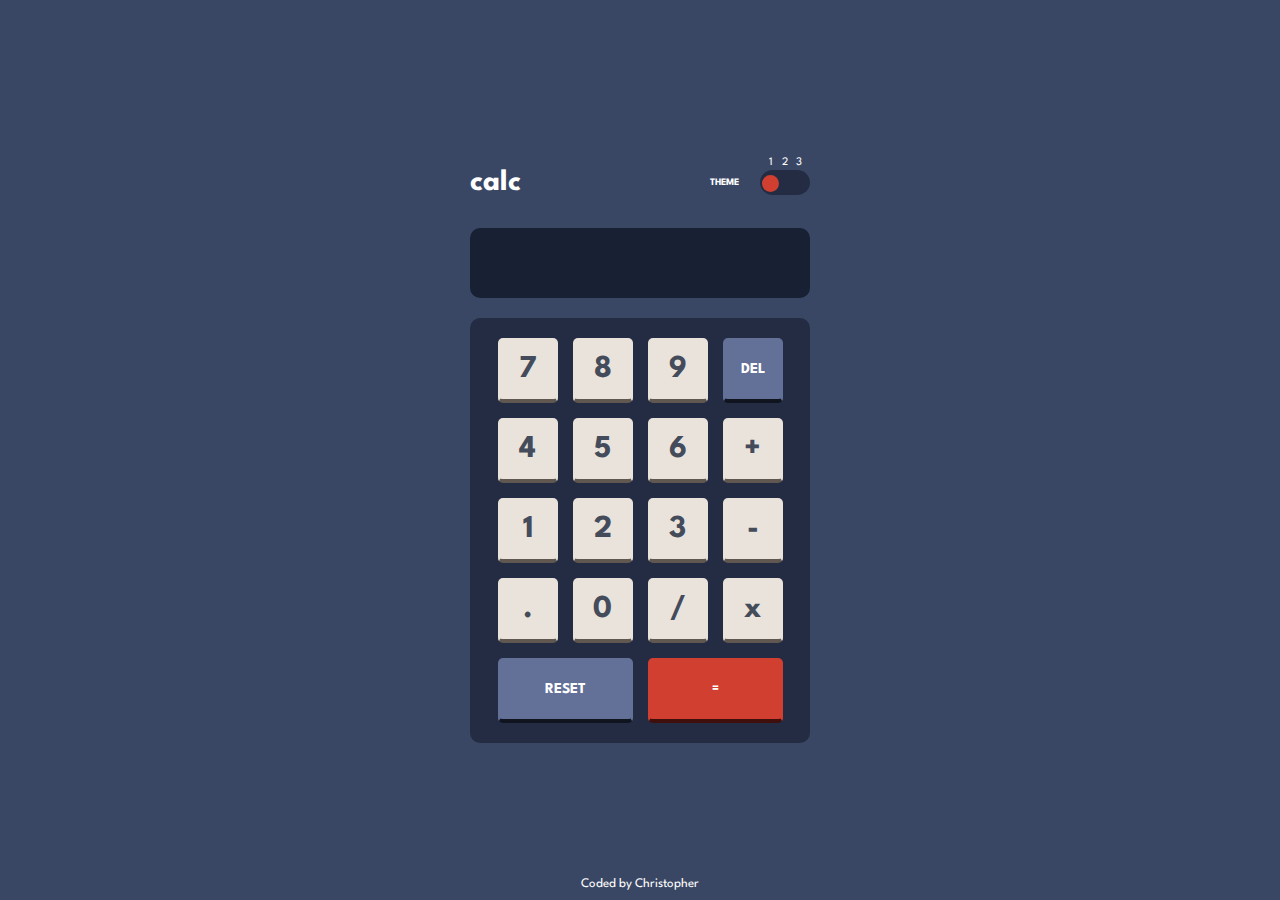
<file: index.html>
<!DOCTYPE html>
<html lang="en">
<head>
  <meta charset="UTF-8">
  <meta name="viewport" content="width=device-width, initial-scale=1.0"> <!-- displays site properly based on user's device -->

  <link rel="icon" type="image/png" sizes="32x32" href="./images/favicon-32x32.png">
  <link rel="preconnect" href="https://fonts.googleapis.com">
  <link rel="preconnect" href="https://fonts.gstatic.com" crossorigin>
  <link href="https://fonts.googleapis.com/css2?family=League+Spartan:wght@700&display=swap" rel="stylesheet">
  <link rel="stylesheet" href="./index.css">
  <script src="./index.js" defer></script>

  <title>Frontend Mentor | Calculator app</title>
</head>
<body class="theme-1">
  <main class="main">
    <div class="calc-header">
      <span class="calc-title">calc</span>
      <div class="toggle-container">
        <input type="checkbox" name="toggle-1" id="toggle-1">
        <label for="toggle-1">1</label>
        <input type="checkbox" name="toggle-2" id="toggle-2">
        <label for="toggle-2">2</label>
        <input type="checkbox" name="toggle-3" id="toggle-3">
        <label for="toggle-3">3</label>
      </div>
    </div>
    <div class="calc-screen">
      <input type="number" name="num" id="num" disabled class="screen" onKeyDown="return false">
      <label for="num" class="number-formatted-wrapper"></label>
    </div>
    <div class="buttons">
      <button class="btn btn-sm btn-number btn-common" data-number="7">7</button>
      <button class="btn btn-sm btn-number btn-common" data-number="8">8</button>
      <button class="btn btn-sm btn-number btn-common" data-number="9">9</button>
      <button class="btn btn-sm btn-operator btn-del">DEL</button>
  
      <button class="btn btn-sm btn-number btn-common" data-number="4">4</button>
      <button class="btn btn-sm btn-number btn-common" data-number="5">5</button>
      <button class="btn btn-sm btn-number btn-common" data-number="6">6</button>
      <button class="btn btn-sm btn-common btn-operation" data-operation="+">+</button>
  
      <button class="btn btn-sm btn-number btn-common" data-number="1">1</button>
      <button class="btn btn-sm btn-number btn-common" data-number="2">2</button>
      <button class="btn btn-sm btn-number btn-common" data-number="3">3</button>
      <button class="btn btn-sm btn-common btn-operation" data-operation="-">-</button>
  
      <button class="btn btn-sm btn-common btn-dot">.</button>
      <button class="btn btn-sm btn-number btn-common" data-number="0">0</button>
      <button class="btn btn-sm btn-common btn-operation" data-operation="/">/</button>
      <button class="btn btn-sm btn-common btn-operation" data-operation="*">x</button>
  
      <button class="btn btn-lg btn-operator btn-reset">RESET</button>
      <button class="btn btn-lg btn-equals">=</button>
    </div>
  </main>
  <footer class="attribution">
    <a target="_blank" href="https://www.instagram.com/christopheriilajom">Coded by Christopher</a>
  </footer>
</body>
</html>
</file>
<file: index.css>
:root {
    --ff-league: 'League Spartan', sans-serif;
    --number-size: 32px;

    /* Theme 1 - BG */
    --t1-main-bg: hsl(222, 26%, 31%);
    --t1-keypad-bg: hsl(223, 31%, 20%);
    --t1-screen-bg: hsl(224, 36%, 15%);

    /* Theme 1 - Keys */
    --t1-key-bg: hsl(225, 21%, 49%);
    --t1-key-shadow: hsl(224, 28%, 35%);

    --t1-red-toggle: hsl(6, 63%, 50%);
    --t1-dark-red-shadow: hsl(6, 70%, 34%);

    --t1-light-gray-bg: hsl(30, 25%, 89%); /* Light grayish orange (key background) */
    --t1-grayish-orange-shadow: hsl(28, 16%, 65%); /*(key shadow)*/

    /* Theme 1 - Text */
    --t1-very-dark-grayish-blue: hsl(221, 14%, 31%);
    --t1-white: hsl(0, 0, 100%);


    /* Theme 2 - BG */
    --t2-main-bg: hsl(0, 0%, 90%);
    --t2-keypad-bg: hsl(0, 5%, 81%);
    --t2-screen-bg: hsl(0, 0%, 93%);

    /* Theme 2 - Keys */
    --t2-key-bg: hsl(185, 42%, 37%);
    --t2-key-shadow: hsl(185, 58%, 25%);

    --t2-red-toggle: hsl(25, 98%, 40%);
    --t2-dark-red-shadow: hsl(25, 99%, 27%);

    --t2-light-gray-bg: hsl(45, 7%, 89%); /* Light grayish orange (key background) */
    --t2-grayish-orange-shadow: hsl(35, 11%, 61%); /*(key shadow)*/

    /* Theme 2 - Text */
    --t2-very-dark-grayish-blue: hsl(60, 10%, 19%);
    --t2-white: hsl(0, 0, 100%);

    /* Theme 3 - BG */
    --t3-main-bg: hsl(268, 75%, 9%);
    --t3-keypad-bg: hsl(268, 71%, 12%);
    --t3-screen-bg: hsl(268, 71%, 12%);

    /* Theme 3 - Keys */
    --t3-key-bg: hsl(281, 89%, 26%);
    --t3-key-shadow: hsl(285, 91%, 52%);

    --t3-red-toggle: hsl(176, 100%, 44%);
    --t3-dark-red-shadow: hsl(177, 92%, 70%);

    --t3-light-gray-bg: hsl(268, 47%, 21%); /* Light grayish orange (key background) */
    --t3-grayish-orange-shadow: hsl(290, 70%, 36%); /*(key shadow)*/

    /* Theme 3 - Text */
    --t3-very-dark-grayish-blue: hsl(198, 20%, 13%);
    --t3-light-yellow: hsl(52, 100%, 62%);
    --t3-white: hsl(0, 0, 100%);
}

html {
    font-size: 62.5%;
}

*, *::after, *::before {
    box-sizing: border-box;
    margin: 0;
    padding: 0;
    font-family: var(--ff-league);
}

* {
    transition: color .5s;
}

body {
    transition: background-color .5s;
    height: 100vh;
    width: 100vw;
    display: grid;
    place-items: center;
}

/* Body Theme */

.theme-1 {
    background-color: var(--t1-main-bg);
}

/* .theme-1 .keypad-bg {
    background-color: var(--t1-keypad-bg);
}

.theme-1 .screen-bg {
    background-color: var(--t1-screen-bg);
} */

.theme-2 {
    background-color: var(--t2-main-bg);
}

/* .theme-2 .keypad-bg {
    background-color: var(--t2-keypad-bg);
}

.theme-2 .screen-bg {
    background-color: var(--t2-screen-bg);
} */

.theme-3 {
    background-color: var(--t3-main-bg);
}
/* 
.theme-3 .keypad-bg {
    background-color: var(--t3-keypad-bg);
}

.theme-3 .screen-bg {
    background-color: var(--t3-screen-bg);
} */

/* Buttons */

.btn {
    outline: none;
    border-radius: 5px;
    border-color: transparent;
    width: 100%;
    font-size: var(--number-size);
    padding: 1.5rem 0;
    cursor: pointer;
    border-bottom-width: 4px;
    font-weight: 700;
}

.btn:hover {
    transition: background-color .5s, opacity .5s;
}

.btn-operator {
    font-size: 1.5rem;
}

.btn-equals {
    font-size: 1.35rem;
}

body.theme-1 .btn-common {
    background-color: var(--t1-light-gray-bg);
    border-bottom-color: var(--t1-grayish-orange-shadow);
    color: var(--t1-very-dark-grayish-blue);
}

body.theme-1 .btn-common:hover {
    background-color: white;
}

body.theme-1 .btn-operator {
    border-bottom-color: var(--t1-key-shadow);
    background-color: var(--t1-key-bg);
    color: white;
}

body.theme-1 .btn-operator:hover {
    background-color: hsl(224deg 52% 76%);
}

body.theme-1 .btn-equals {
    border-bottom-color: var(--t1-dark-red-shadow);
    background-color: var(--t1-red-toggle);
    color: white;
}

body.theme-1 .btn-equals:hover {
    background-color: hsl(6deg 93% 67%);
}

body.theme-2 .btn-common {
    background-color: var(--t2-light-gray-bg);
    border-bottom-color: var(--t2-grayish-orange-shadow);
    color: var(--t2-very-dark-grayish-blue);
}

body.theme-2 .btn-common:hover {
    background-color: white;
}

body.theme-2 .btn-operator {
    border-bottom-color: var(--t2-key-shadow);
    background-color: var(--t2-key-bg);
    color: white;
}

body.theme-2 .btn-operator:hover {
    border-bottom-color: hsl(185deg 41% 56%);
}

body.theme-2 .btn-equals {
    border-bottom-color: var(--t2-dark-red-shadow);
    background-color: var(--t2-red-toggle);
    color: white;
}

body.theme-2 .btn-equals:hover {
    background-color: hsl(25deg 100% 61%);
}

body.theme-3 .btn-common {
    background-color: var(--t3-light-gray-bg);
    border-bottom-color: var(--t3-grayish-orange-shadow);
    color: var(--t3-light-yellow);
}

body.theme-3 .btn-common:hover {
    background-color: hsl(268deg 54% 44%);
}

body.theme-3 .btn-operator {
    border-bottom-color: var(--t3-key-shadow);
    background-color: var(--t3-key-bg);
    color: white;
}

body.theme-3 .btn-operator:hover {
    background-color: hsl(280deg 56% 44%);
}

body.theme-3 .btn-equals {
    border-bottom-color: var(--t3-red-toggle);
    background-color: var(--t3-dark-red-shadow);
    color: var(--t3-very-dark-grayish-blue);
}

body.theme-3 .btn-equals:hover {
    background-color: hsl(177deg 98% 79%);
}

/* Toggle */

.toggle-container {
    border-radius: 2rem;
    position: relative;
    display: flex;
    align-items: center;
    column-gap: .4rem;
    height: 2.5rem;
    position: relative;
    font-size: 1.15rem;
    width: 50px;
}

.toggle-container::before {
    content: 'theme';
    text-transform: uppercase;
    font-size: 1rem;
    font-weight: 700;
    position: absolute;
    left: -5rem;
}

.theme-1 .toggle-container {
    background-color: var(--t1-keypad-bg);
    color: white;
}

.theme-1 .toggle-container::before {
    color: white;
}

.theme-2 .toggle-container {
    background-color: var(--t2-keypad-bg);
}

.theme-2 .toggle-container::before {
    color: var(--t2-very-dark-grayish-blue);
}

.theme-3 .toggle-container {
    background-color: var(--t3-keypad-bg);
}

.theme-3 .toggle-container::before {
    color: var(--t3-light-yellow);
}

input[type='checkbox'] {
    opacity: 0;
    position: absolute;
    left: -9000px;
}

/* input[type='checkbox']:checked + label {
    color: red;
} */

input[type='checkbox'] + label {
    display: flex;
    flex-direction: column-reverse;
    align-items: center;
    position: absolute;
    color: black;
    row-gap: .6em;
}

.theme-1 input[type='checkbox'] + label {
    color: var(--t1-white);
}

.theme-2 input[type='checkbox'] + label {
    color: var(--t2-very-dark-grayish-blue);
}

.theme-3 input[type='checkbox'] + label {
    color: var(--t3-light-yellow);
}

input[type='checkbox'] + label:nth-of-type(1) {
    top: -13px;
    left: 2px;
}

input[type='checkbox'] + label:nth-of-type(2) {
    top: -13px;
    left: 16px;
}

input[type='checkbox'] + label:nth-of-type(3) {
    top: -13px;
    left: 30px;
}

input[type='checkbox'] + label::before {
    content: '';
    width: 1.5em;
    height: 1.5em;
    border-radius: 50%;
    opacity: 0;
    transition: opacity .5s;
}

input[type="checkbox"]:checked + label::before {
    opacity: 1;
}

/* Change theme */
.theme-1 input[type="checkbox"]:checked + label::before {
    background-color: var(--t1-red-toggle);
}

.theme-2 input[type="checkbox"]:checked + label::before {
    background-color: var(--t2-red-toggle);
}

.theme-3 input[type="checkbox"]:checked + label::before {
    background-color: var(--t3-red-toggle);
}

/* Screen */

.calc-screen {
    border-radius: 1rem;
    display: flex;
    flex-direction: row-reverse;
    padding: 1.5rem 2rem;
    width: 100%;
    border-radius: 1rem;
}

.calc-screen .number-formatted-wrapper {
    background-color: transparent;
    outline: none;
    border: none;
    font-size: 4rem;
    text-align: end;
    /* -moz-appearance:textfield; */
    width: 100%;
}

.calc-screen input[type='number'] {
    position: absolute;
    left: -9000px;
}

input[type='number']::-webkit-outer-spin-button,
input[type='number']::-webkit-inner-spin-button {
    -webkit-appearance: none;
}

.theme-1 .calc-screen {
    background-color: var(--t1-screen-bg);
}

.theme-1 .calc-screen label {
    color: white;
}

.theme-2 .calc-screen {
    background-color: var(--t2-screen-bg);
}

.theme-2 .calc-screen label {
    color: var(--t2-very-dark-grayish-blue);
}

.theme-3 .calc-screen {
    background-color: var(--t3-screen-bg);
}

.theme-3 .calc-screen label {
    color: var(--t3-light-yellow);
}

/* main */

.main {
    display: grid;
    row-gap: 2rem;
    max-width: 340px;
    width: 100%;
    grid-template-rows: 50px 70px auto;
}

.calc-header {
    display: flex;
    justify-content: space-between;
    align-items: center;
}

.calc-title {
    font-weight: 700;
    font-size: 3rem;
}

.theme-1 .calc-title {
    color: white;
}

.theme-2 .calc-title {
    color: var(--t2-very-dark-grayish-blue);
}

.theme-3 .calc-title {
    color: var(--t3-light-yellow);
}

/* Buttons */

.buttons {
    width: 100%;
    padding: 2rem 2rem;
    display: grid;
    grid-template-columns: repeat(4, 6rem);
    grid-template-rows: repeat(5, 1fr);
    row-gap: 1.5rem;
    column-gap: 1.5rem;
    border-radius: 1rem;
    justify-content: center;
}

.theme-1 .buttons {
    background-color: var(--t1-keypad-bg);
}

.theme-2 .buttons {
    background-color: var(--t2-keypad-bg);
}

.theme-3 .buttons {
    background-color: var(--t3-keypad-bg);
}

.buttons .btn-lg.btn-operator {
    grid-column: 1 / 3;
}

.buttons .btn-equals {
    grid-column: 3 / 5;
}

/* Footer */
footer {
    position: absolute;
    bottom: 10px;
    margin: 0 auto;
    text-align: center;
}

.theme-1 footer {
    color: white;
}

.theme-2 footer {
    color: var(--t2-very-dark-grayish-blue);
}

.theme-3 footer {
    color: var(--t3-light-yellow);
}
footer a {
    color: inherit;
    text-decoration: none;
    font-size: 1.3rem;
    font-family: var(--ff-league);
}

footer a:hover, footer a:active {
    color: #feae2e;
    transition: color .5s;
}
</file>
